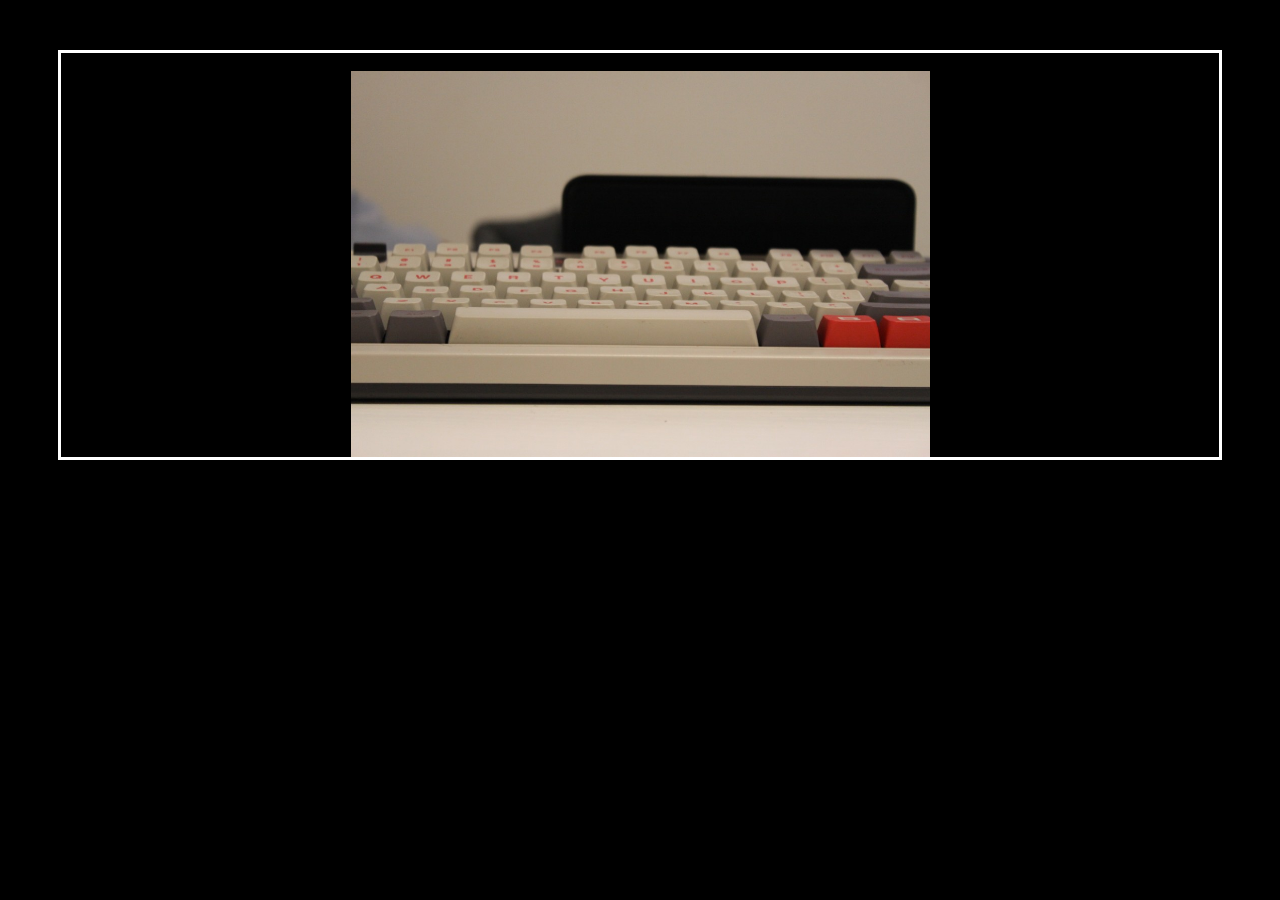
<file: Canon50d.html>
<!-- add images to a folder and ref here -->
<!DOCTYPE html>
<html lang = "en">
    <head>
        <meta charset="utf-8">
        <meta name="viewport" content="width=device-width, initial-scale=1.0"> 
        <style>
            div {border-style: solid;
                border-color: white;;
                text-align: center;}
                
            .center {display: block;
                margin-left: auto;
                margin-right: auto;
                width: 50%;}

            body {background-color: black;}
            
            h1,h2,h3   {color: white;}
        </style>
        <title>
            galllery
        </title>
    </head>
    <body>
        <div style="margin: 50px;">
            <br>
  
             <img src = "Canon50d/7983.JPG" alt = "mandi" class="center">
             </div>
    </body>
</html>
</file>
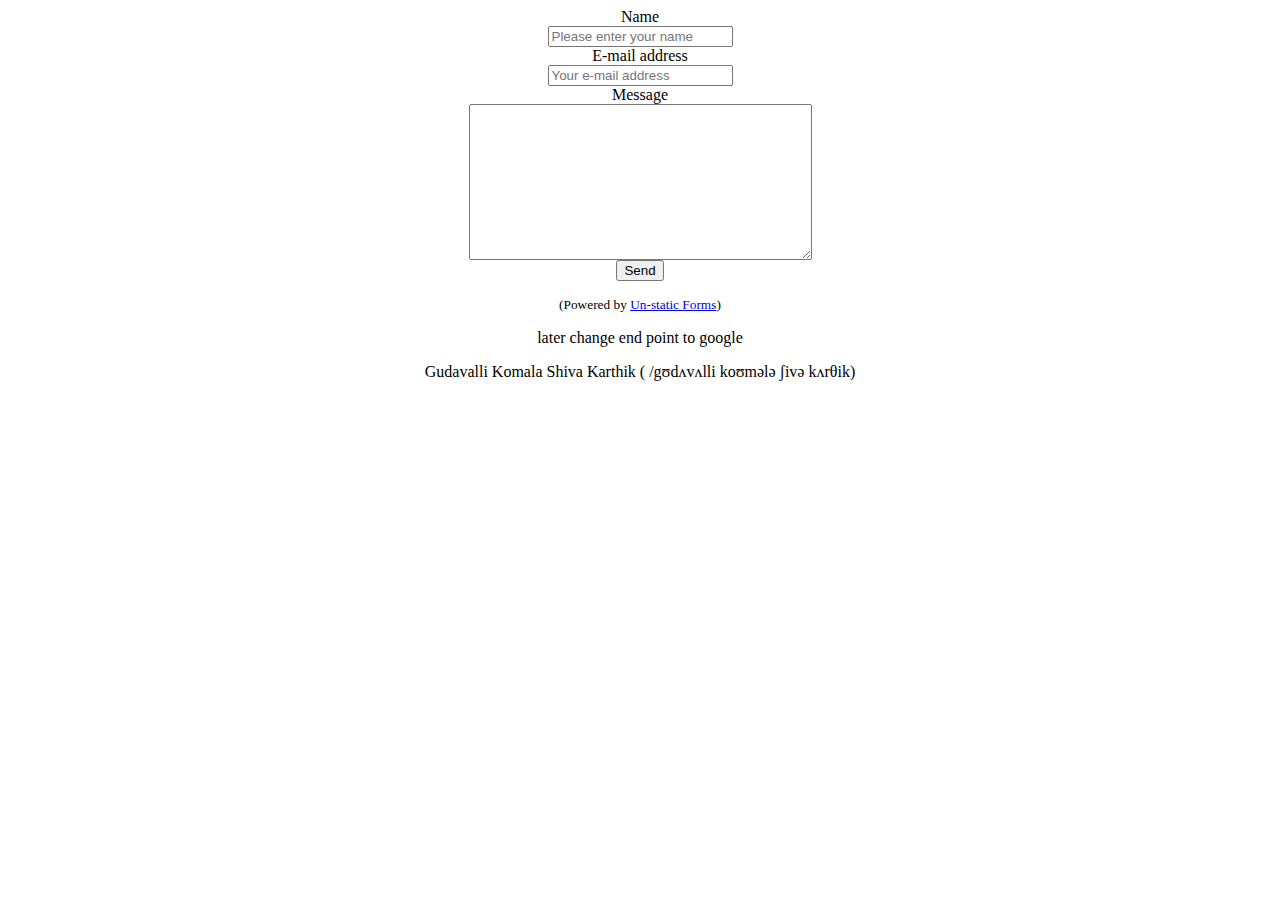
<file: contact.html>
<html>
<head>
  <title>Contact me</title>
</head>

<body align="center">
<form method="post" action="https://forms.un-static.com/forms/4608717786de3eb4af1c57e61cb9023d24555249" >

  <div class="form-group row" align="center">
    <label for="name" class="col-4 col-form-label" >Name</label>
    <div class="col-8">
      <div class="input-group">
        <div class="input-group-addon">
          <i class="fa fa-user"></i>
        </div>
        <input id="text" name="name" placeholder="Please enter your name" type="text" required="required" class="form-control" align="center">
      </div>
    </div>
  </div>
  <div class="form-group row" align="center">
    <label for="email" class="col-4 col-form-label" align="center">E-mail address</label>
    <div class="col-8">
      <div class="input-group">
        <div class="input-group-addon">
          <i class="fa fa-envelope"></i>
        </div>
        <input id="email" name="email" placeholder="Your e-mail address" type="text" required="required" class="form-control" align="center">
      </div>
    </div>
  </div>
  <div class="form-group row"align="center">
    <label for="message" class="col-4 col-form-label">Message</label>
    <div class="col-8">
      <textarea id="message" name="message" cols="40" rows="10" required="required" class="form-control"></textarea>
    </div>
  </div>
  <div class="form-group row" align="center"    >
    <div class="offset-4 col-8">
      <button name="submit" type="submit" class="btn btn-primary">Send</button>
    </div>
  </div>
</form>
<div align="center">
  <p><small>(Powered by <a rel="nofollow" href="Un-static Forms">Un-static Forms</a>)</small></p>
</div>
<p> later change end point to google </p>




<p> Gudavalli Komala Shiva Karthik ( /gʊdʌvʌlli koʊmələ ʃivə kʌrθik)</p>




</body>
</html>
</file>
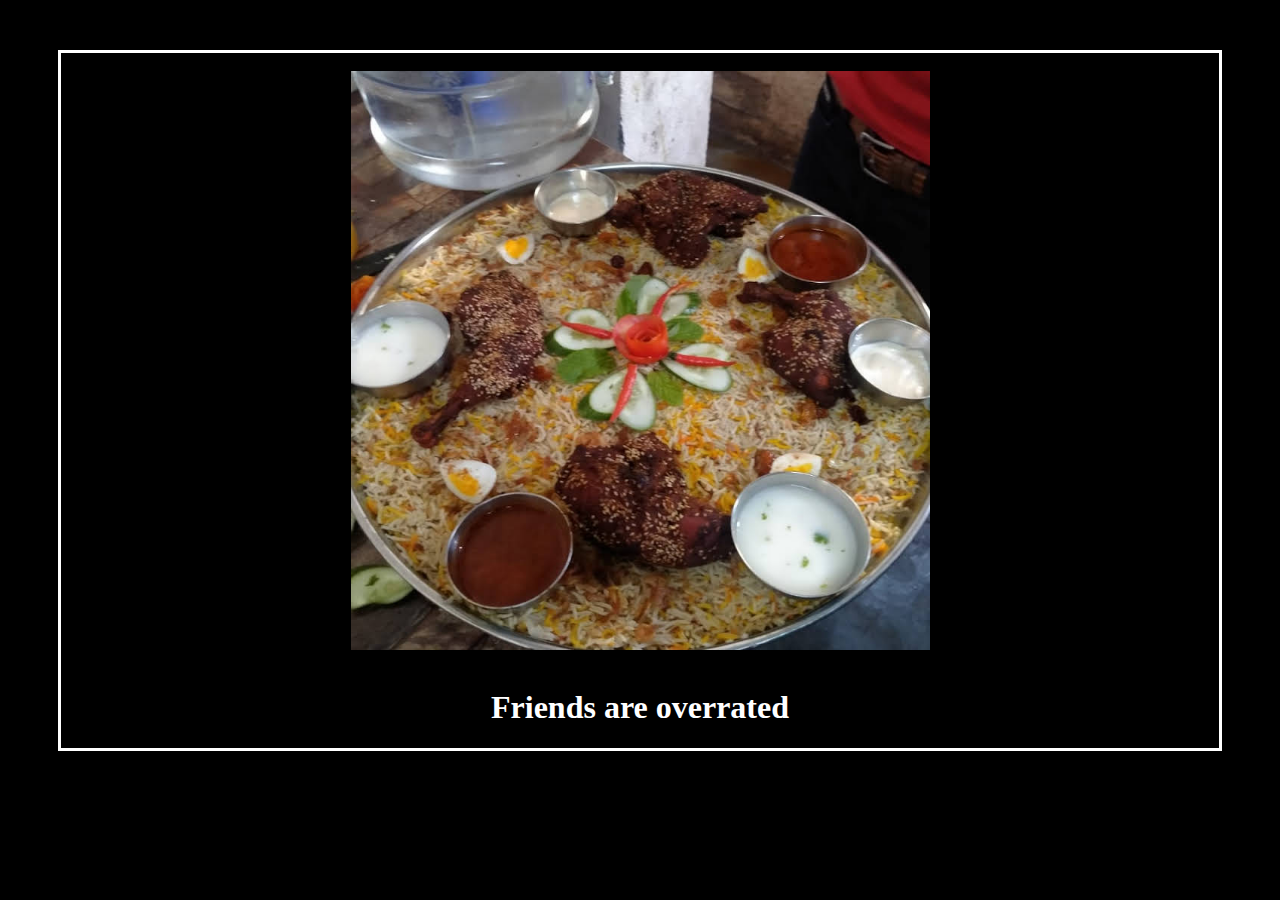
<file: mandi.html>
<!DOCTYPE html>
<html lang = "en">
    <head>
        <meta charset="utf-8">
        <meta name="viewport" content="width=device-width, initial-scale=1.0"> 
        <style>
            div {border-style: solid;
                border-color: white;;
                text-align: center;}
                
            .center {display: block;
                margin-left: auto;
                margin-right: auto;
                width: 50%;}

            body {background-color: black;}
            
            h1,h2,h3   {color: white;}
        </style>
        <title>
            friends
        </title>
    </head>
    <body>
        <div style="margin: 50px;">
            <br>
            <img src = "wemage/friends.png" alt = "mandi" class="center">
            <br>
            <h1>Friends are overrated</h1>
        </div>
    </body>
</html>
<!--sike-->
</file>
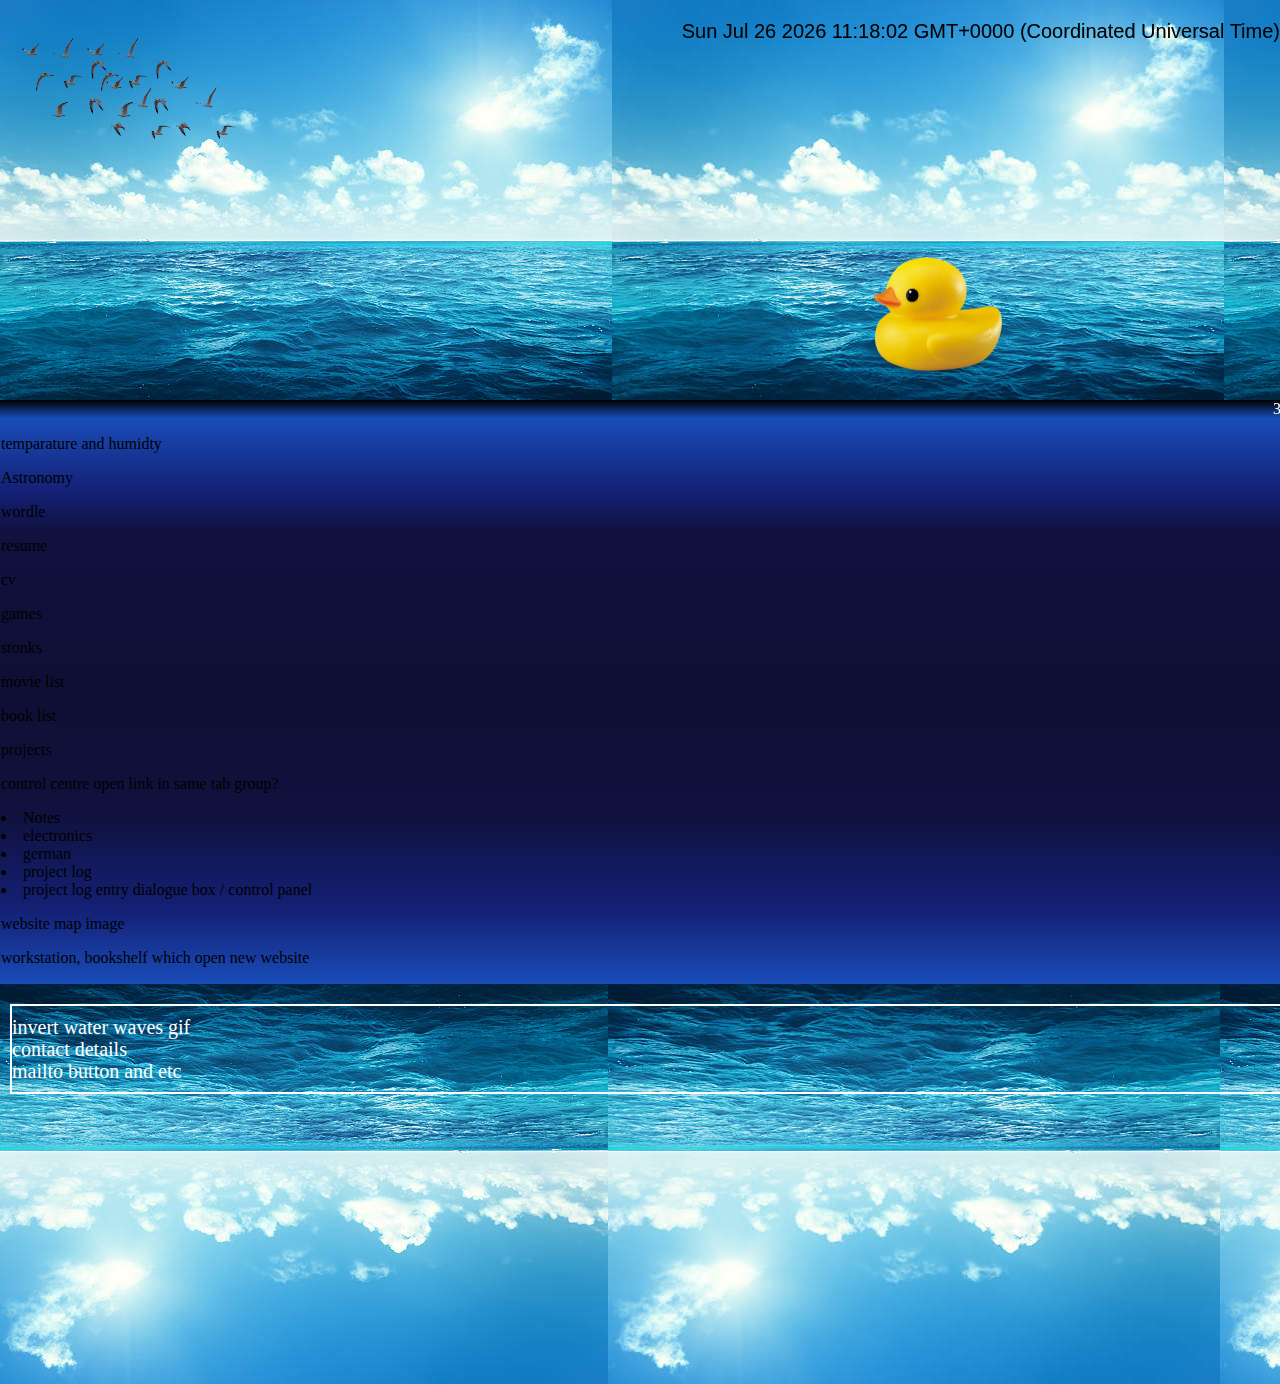
<file: newindex.html>
<DOCTYPE html>
    <html lang ="en">
       <head>
         <title>
           war room
         </title>
<link rel="stylesheet" type="text/css" href="stail.css" />
        </head>
  <body>             
            <div class= "header"> 

                   <div class= "birdies1">
                        <img src="wemage/birdies_test.png" width="200px" height="200px">
                    </div>
                    
                    <div class= "birdies2">
                        <img src="wemage/birdies_test.png" width="200px" height="200px"> 
                     </div>

                     <div class="time">
                        <p id="demo"></p>
                        <script> document.getElementById('demo').innerHTML = Date() </script>
                     </div>
                        
                   <div class= "duck"> 
                        <img src="wemage/duckplaceholder.png" width="175px" height="129px">    
                    </div>            
            </div>

<div class="scrolers">
    <div class = "underwatertext"> 

    <marquee class = "textscroll" behavior="scroll" scrollamount="1"> 3.1415926535 8979323846 2643383279 5028841971 6939937510 5820974944 5923078164 0628620899 8628034825 3421170679 </marquee>

<!--

    <marquee behavior="alternate" scrollamount = "15">+++++++++++++++++++++++++++++=</marquee>
    
-->    
    </div>
</div>

<div class="body">

<p>temparature and humidty</p>
<p>Astronomy</p>
<p>wordle</p>
<p>resume</p> <p> cv </p>
<p>games</p>
<p>stonks</p>
<p>movie list</p>
<p>book list</p>
<p>projects</p>

<p>control centre open link in same tab group?</p>

<li>Notes
<li>electronics
<li>german
<li>project log
<li>project log entry dialogue box / control panel


<p>website map image</p>

<p>workstation, bookshelf which open new website</p>


</div>


<div class="footer" > 
    
    <div class="reach_me">
    <p style="color:white">invert water waves gif </p>
    <p style="color:white"> contact details </p>
    <p style="color:white"> mailto button and etc </p>
    </div>

</div>        <!-- insert floating duck-->
         <a href> </a> <!-- weather -->
         <a href> </a> <!-- resume/cv -->
       </body>
</file>
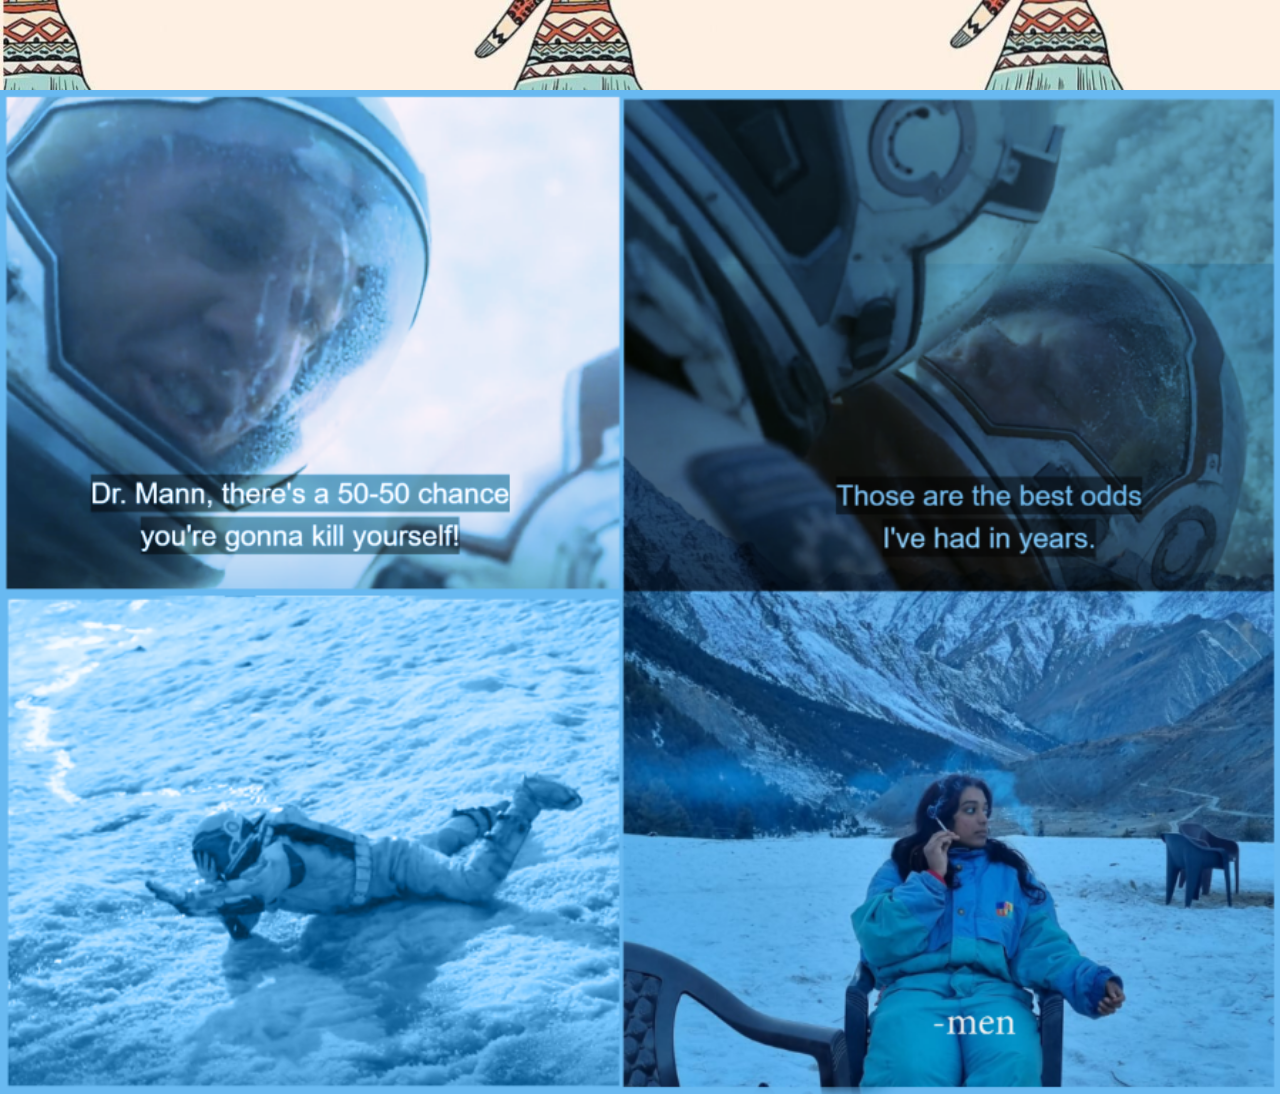
<file: secretsanta.html>
<DOCTYPE html>
    <html lang ="en">
       <head>
         <title>
           merry christmas
         </title>

<meta charset="UTF-8">

<meta name="description" content="secret santa">

<meta name="author" content="karthik">

<!-- <meta http-equiv="refresh" content="1800">  -->

<meta name="viewport" content="width=device-width, initial-scale=1.0">



<link rel="stylesheet" type="text/css" href="christmas.css" />
<script src="index.js"></script>
            </head>



<body  class="nevergonnagiveyouup">             
  
  <!--
  <iframe align="centre" src="https://vlipsy.com/embed/MzCA8MQv?mute=0loop=0"  width="100%" height="100%"></iframe>
    -->
  
    <!-- <iframe id="ytplayer" type="text/html" width="640" height="360"
  src="https://www.youtube.com/embed/M7lc1UVf-VE?autoplay=1&origin=https://www.youtube.com/watch?v=dQw4w9WgXcQ&ab_channel=RickAstley"
  frameborder="0"></iframe>  -->




<div class="popup">
        <button id="close" style="padding: auto;" >&times;</button>
        <h2>Merry Christmas Meghana</h2>
        <p>
               
        
        </p>

        <iframe align="centre" src="https://vlipsy.com/embed/MzCA8MQv?mute=0loop=0"  width="100%" height="100%" ></iframe>


       <!-- <a href="">Let's Go</a>-->
    </div>
    <!--Script-->
    <script src="popup.js"></script>

<div class="meme" >

  <img src="wemage/meghana.PNG" width="100%" >


</div>  





</body>
</file>
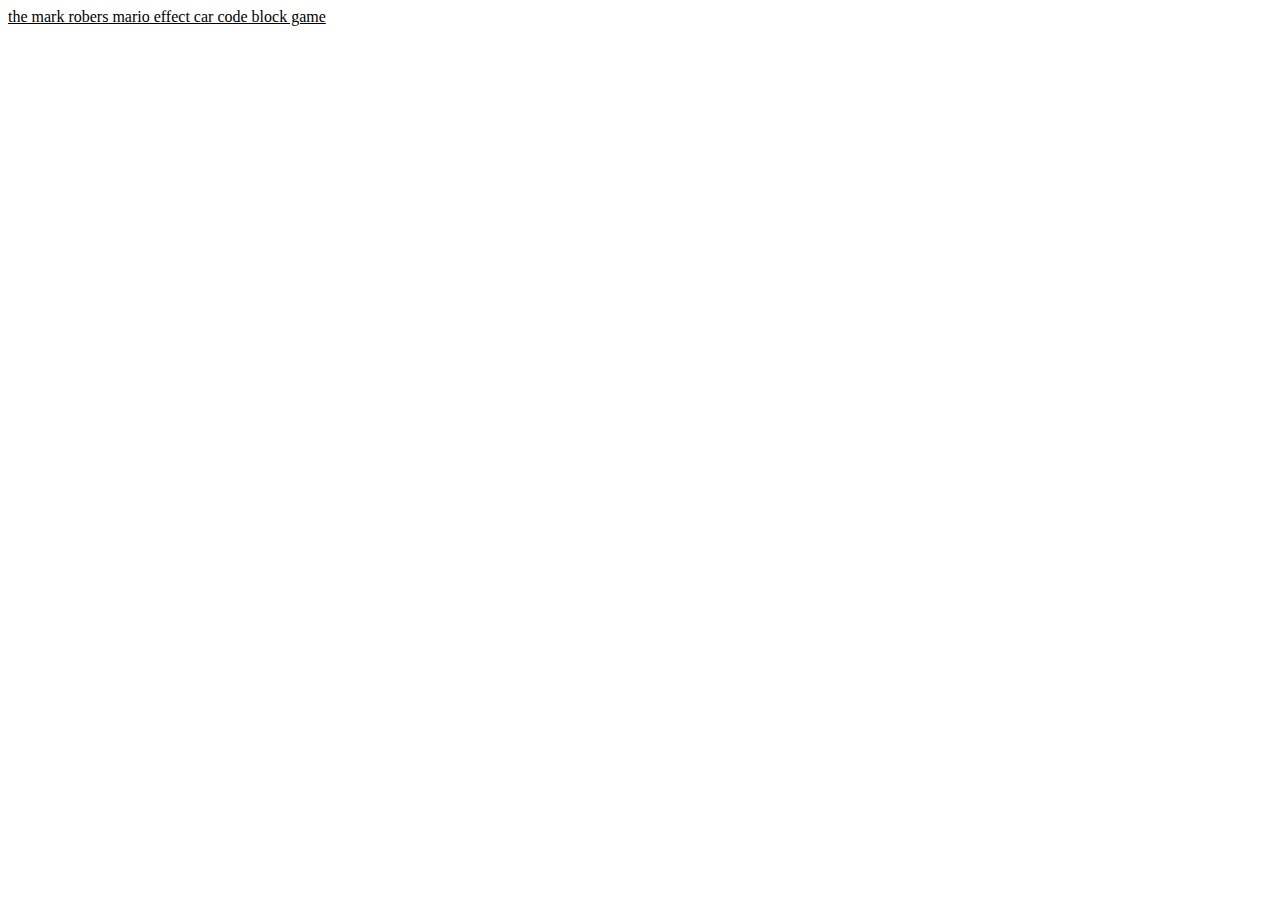
<file: markrover's_game/markrober_supermario.html>
<!DOCTYPE html>
  <html lang = "en">

    <head>
      <a href = "http://puzzle.prenda.co/main"; target ="_blank"; style = "color: black" > the mark robers mario effect car code block game</a> 
    </head>
</file>
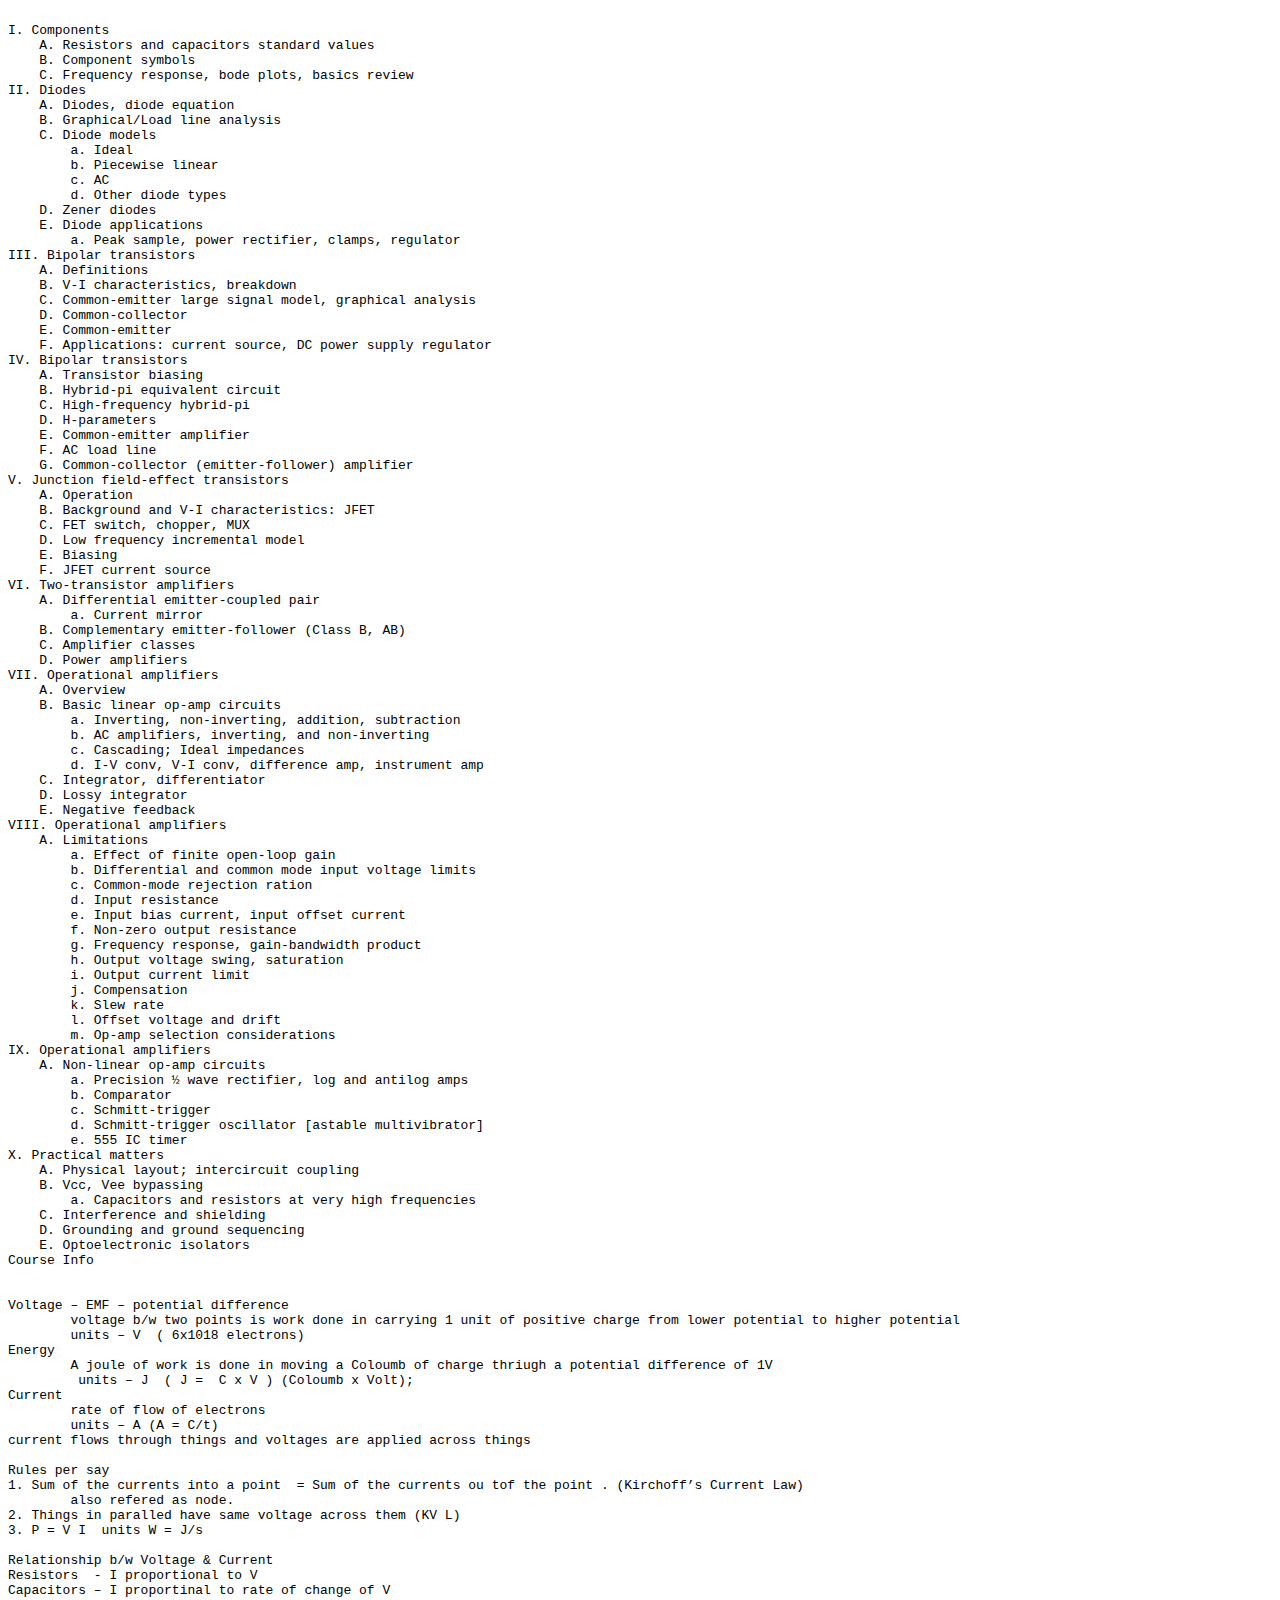
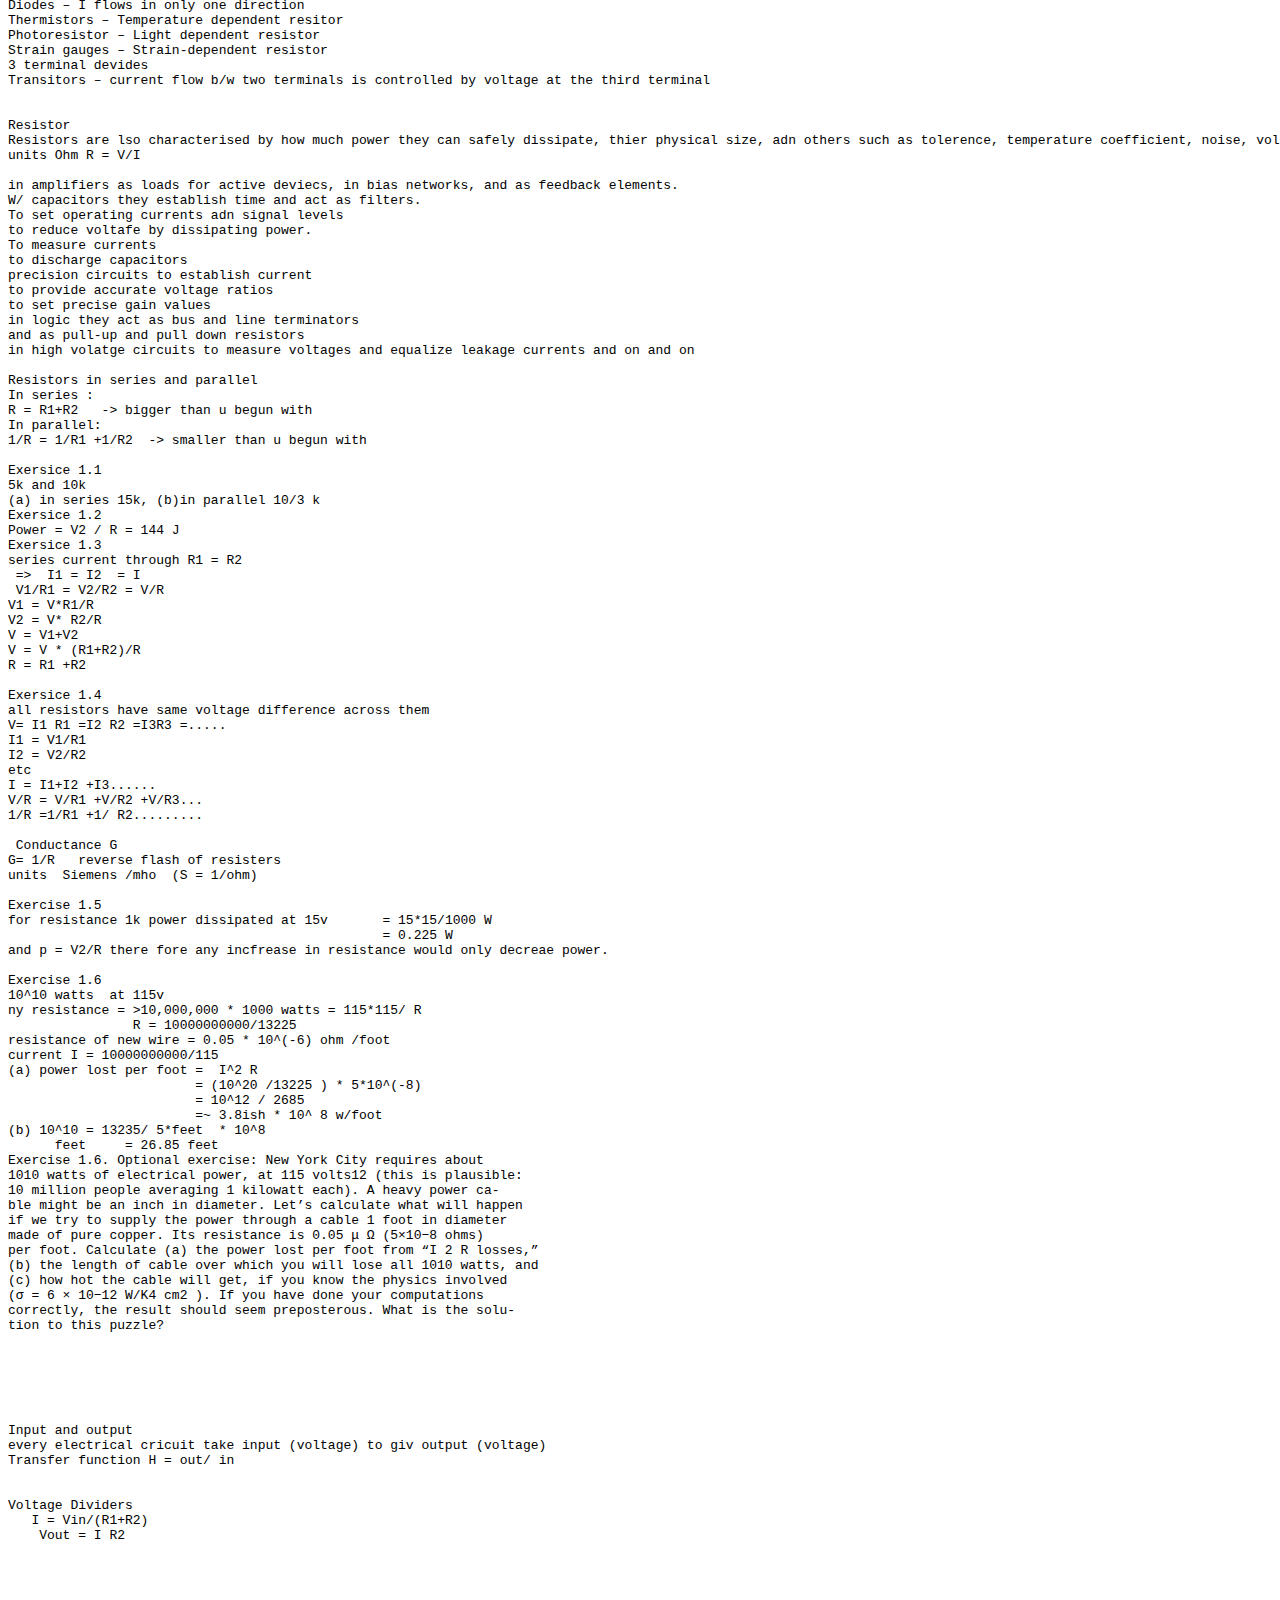
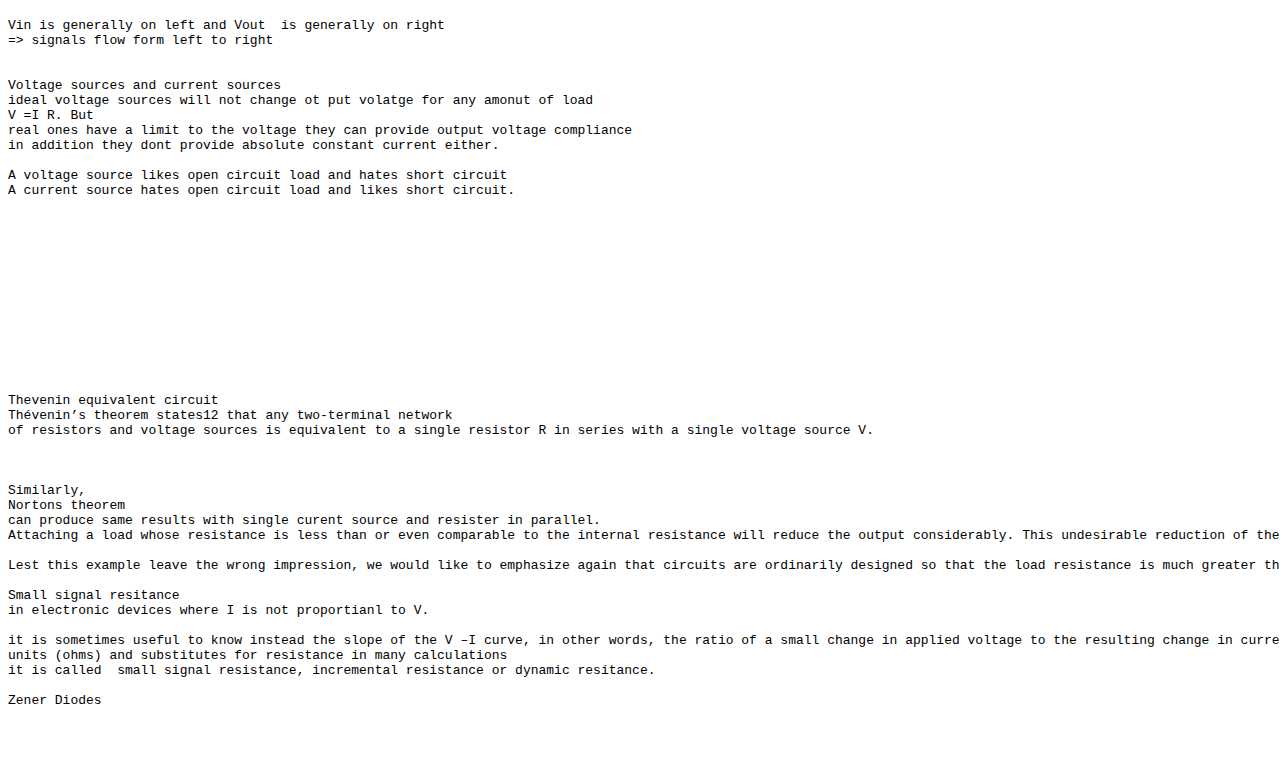
<file: notes/electronics/electronics.html>
<DOCTYPE html>
    <html lang ="en">
       <head>
         <title>
           electronics speed notes
         </title>

<meta charset="UTF-8">

<meta name="description" content="notes">

<meta name="author" content="karthik">

<meta http-equiv="refresh" content="1800">

<meta name="viewport" content="width=device-width, initial-scale=1.0">

        </head>
<body>

<pre>

I. Components
    A. Resistors and capacitors standard values
    B. Component symbols
    C. Frequency response, bode plots, basics review
II. Diodes
    A. Diodes, diode equation
    B. Graphical/Load line analysis
    C. Diode models
        a. Ideal
        b. Piecewise linear
        c. AC
        d. Other diode types
    D. Zener diodes
    E. Diode applications
        a. Peak sample, power rectifier, clamps, regulator
III. Bipolar transistors
    A. Definitions
    B. V-I characteristics, breakdown
    C. Common-emitter large signal model, graphical analysis
    D. Common-collector
    E. Common-emitter
    F. Applications: current source, DC power supply regulator
IV. Bipolar transistors
    A. Transistor biasing
    B. Hybrid-pi equivalent circuit
    C. High-frequency hybrid-pi
    D. H-parameters
    E. Common-emitter amplifier
    F. AC load line
    G. Common-collector (emitter-follower) amplifier
V. Junction field-effect transistors
    A. Operation
    B. Background and V-I characteristics: JFET
    C. FET switch, chopper, MUX
    D. Low frequency incremental model
    E. Biasing
    F. JFET current source
VI. Two-transistor amplifiers
    A. Differential emitter-coupled pair
        a. Current mirror
    B. Complementary emitter-follower (Class B, AB)
    C. Amplifier classes
    D. Power amplifiers
VII. Operational amplifiers
    A. Overview
    B. Basic linear op-amp circuits
        a. Inverting, non-inverting, addition, subtraction
        b. AC amplifiers, inverting, and non-inverting
        c. Cascading; Ideal impedances
        d. I-V conv, V-I conv, difference amp, instrument amp
    C. Integrator, differentiator
    D. Lossy integrator
    E. Negative feedback
VIII. Operational amplifiers
    A. Limitations
        a. Effect of finite open-loop gain
        b. Differential and common mode input voltage limits
        c. Common-mode rejection ration
        d. Input resistance
        e. Input bias current, input offset current
        f. Non-zero output resistance
        g. Frequency response, gain-bandwidth product
        h. Output voltage swing, saturation
        i. Output current limit
        j. Compensation
        k. Slew rate
        l. Offset voltage and drift
        m. Op-amp selection considerations
IX. Operational amplifiers
    A. Non-linear op-amp circuits
        a. Precision ½ wave rectifier, log and antilog amps
        b. Comparator
        c. Schmitt-trigger
        d. Schmitt-trigger oscillator [astable multivibrator]
        e. 555 IC timer
X. Practical matters
    A. Physical layout; intercircuit coupling
    B. Vcc, Vee bypassing
        a. Capacitors and resistors at very high frequencies
    C. Interference and shielding
    D. Grounding and ground sequencing
    E. Optoelectronic isolators
Course Info 


Voltage – EMF – potential difference
	voltage b/w two points is work done in carrying 1 unit of positive charge from lower potential to higher potential
	units – V  ( 6x1018 electrons)
Energy 	
	A joule of work is done in moving a Coloumb of charge thriugh a potential difference of 1V
	 units – J  ( J =  C x V ) (Coloumb x Volt);
Current
	rate of flow of electrons
	units – A (A = C/t)
current flows through things and voltages are applied across things

Rules per say 
1. Sum of the currents into a point  = Sum of the currents ou tof the point . (Kirchoff’s Current Law)
	also refered as node.
2. Things in paralled have same voltage across them (KV L)
3. P = V I  units W = J/s

Relationship b/w Voltage & Current
Resistors  - I proportional to V
Capacitors – I proportinal to rate of change of V
Diodes – I flows in only one direction
Thermistors – Temperature dependent resitor
Photoresistor – Light dependent resistor
Strain gauges – Strain-dependent resistor
3 terminal devides 
Transitors – current flow b/w two terminals is controlled by voltage at the third terminal


Resistor
Resistors are lso characterised by how much power they can safely dissipate, thier physical size, adn others such as tolerence, temperature coefficient, noise, voltage coefficient, stability with time, inductance, etc.
units Ohm R = V/I  

in amplifiers as loads for active deviecs, in bias networks, and as feedback elements.
W/ capacitors they establish time and act as filters.
To set operating currents adn signal levels
to reduce voltafe by dissipating power.
To measure currents
to discharge capacitors
precision circuits to establish current
to provide accurate voltage ratios 
to set precise gain values
in logic they act as bus and line terminators 
and as pull-up and pull down resistors
in high volatge circuits to measure voltages and equalize leakage currents and on and on

Resistors in series and parallel
In series : 
R = R1+R2   -> bigger than u begun with
In parallel:
1/R = 1/R1 +1/R2  -> smaller than u begun with

Exersice 1.1
5k and 10k
(a) in series 15k, (b)in parallel 10/3 k 
Exersice 1.2
Power = V2 / R = 144 J
Exersice 1.3
series current through R1 = R2
 =>  I1 = I2  = I
 V1/R1 = V2/R2 = V/R
V1 = V*R1/R
V2 = V* R2/R
V = V1+V2
V = V * (R1+R2)/R
R = R1 +R2

Exersice 1.4
all resistors have same voltage difference across them 
V= I1 R1 =I2 R2 =I3R3 =.....
I1 = V1/R1 
I2 = V2/R2
etc
I = I1+I2 +I3......
V/R = V/R1 +V/R2 +V/R3...
1/R =1/R1 +1/ R2.........

 Conductance G 
G= 1/R   reverse flash of resisters
units  Siemens /mho  (S = 1/ohm)

Exercise 1.5
for resistance 1k power dissipated at 15v 	= 15*15/1000 W
						= 0.225 W
and p = V2/R there fore any incfrease in resistance would only decreae power. 

Exercise 1.6
10^10 watts  at 115v  
ny resistance = >10,000,000 * 1000 watts = 115*115/ R
		R = 10000000000/13225 
resistance of new wire = 0.05 * 10^(-6) ohm /foot
current I = 10000000000/115
(a) power lost per foot =  I^2 R
			= (10^20 /13225 ) * 5*10^(-8)
			= 10^12 / 2685
			=~ 3.8ish * 10^ 8 w/foot
(b) 10^10 = 13235/ 5*feet  * 10^8
      feet     = 26.85 feet
Exercise 1.6. Optional exercise: New York City requires about
1010 watts of electrical power, at 115 volts12 (this is plausible:
10 million people averaging 1 kilowatt each). A heavy power ca-
ble might be an inch in diameter. Let’s calculate what will happen
if we try to supply the power through a cable 1 foot in diameter
made of pure copper. Its resistance is 0.05 μ Ω (5×10−8 ohms)
per foot. Calculate (a) the power lost per foot from “I 2 R losses,”
(b) the length of cable over which you will lose all 1010 watts, and
(c) how hot the cable will get, if you know the physics involved
(σ = 6 × 10−12 W/K4 cm2 ). If you have done your computations
correctly, the result should seem preposterous. What is the solu-
tion to this puzzle?






Input and output
every electrical cricuit take input (voltage) to giv output (voltage)
Transfer function H = out/ in 


Voltage Dividers
   I = Vin/(R1+R2)
    Vout = I R2

  



Vin is generally on left and Vout  is generally on right 
=> signals flow form left to right


Voltage sources and current sources
ideal voltage sources will not change ot put volatge for any amonut of load 
V =I R. But
real ones have a limit to the voltage they can provide output voltage compliance 
in addition they dont provide absolute constant current either.

A voltage source likes open circuit load and hates short circuit
A current source hates open circuit load and likes short circuit.

 











Thevenin equivalent circuit
Thévenin’s theorem states12 that any two-terminal network
of resistors and voltage sources is equivalent to a single resistor R in series with a single voltage source V.



Similarly, 
Nortons theorem 
can produce same results with single curent source and resister in parallel.
Attaching a load whose resistance is less than or even comparable to the internal resistance will reduce the output considerably. This undesirable reduction of the open-circuit voltage (or signal) by the load is called “circuit loading.”

Lest this example leave the wrong impression, we would like to emphasize again that circuits are ordinarily designed so that the load resistance is much greater than the source resistance of the signal that drives the load.

Small signal resitance
in electronic devices where I is not proportianl to V.

it is sometimes useful to know instead the slope of the V –I curve, in other words, the ratio of a small change in applied voltage to the resulting change in current through the device, ΔV /ΔI (or dV/dI).
units (ohms) and substitutes for resistance in many calculations
it is called  small signal resistance, incremental resistance or dynamic resitance.

Zener Diodes




</pre>


</body>
</file>
<file: stail.css>
body{
background:blue;
margin:0px; 

}


.header {
background-image: url(wemage/ocean_placeholder.jpg);
height:400px;
border:0px solid white;
}

.birdies1{
position:absolute;

}

.birdies2{
position:absolute;
left:65px;

}

.time{
color:white;
position:absolute;
top: 20 px;
right:0px;
font-family:sans-serif;
font-weight:20;
font-size:20px;
filter:invert(100%)
}

.duck{
position:relative;
width:175px;
top:250px;
left:850px;

}


.scroller{
background-color:#06265c}
.underwatertext{ 
background-color: black;
color:white;
margin: 0px;
border:0px;

}

.textscroll{
background:linear-gradient(transparent,#194cb8);

}

.body{
position:relative;
background: linear-gradient(#194cb8,#142075 13%,#10113e 20%, #0f0f35 50%,#10113e 70%, #142075 87%,#194cb8);
border:1px transparent solid;

}


.footer {
background-image:url(wemage/ocean_placeholder_flip.jpg);
height:400px;
margin:0px;
border:0px;
}

.reach_me {

position:relative;
top:20px;
left:10px;
font-size:20px;
border:2px white solid;
margin:0px;
line-height:0.1 ;

}
</file>
<file: christmas.css>
body{
background:rgb(236, 236, 161);
background-image: url(wemage/merry.jpg) ;
background-size: 250%;
margin:0px;
overflow-x:hidden;
}

*,
*:before,
*:after{
    padding: 0;
    margin: 0;
    box-sizing: border-box;
}
body{
    background-color: #0f72e5;
}
.popup{
    background-color: #ffffff;
    width: 100%;
    height: 100%;
   /* padding: 30px 40px;  */
    position: absolute;
    transform: translate(-50%,-50%);
    left: 50%;
    top: 50%;
    border-radius: 8px;
    font-family: "Poppins",sans-serif;
    display: none;
    text-align: center;
    z-index: 1;
}
.popup button{
    display: block;
    margin:  0 0 20px auto;
    background-color: transparent;
    font-size: 30px;
    color: #ff00a2;
    border: none;
    outline: none;
    cursor: pointer;
}
.popup p{
    font-size: 14px;
    text-align: justify;
    margin: 20px 0;
    line-height: 25px;
}
/* a{
    display: block;
    width: 150px;
    position: relative;
    margin: 10px auto;
    text-align: center;
    background-color: #0f72e5;
    color: #ffffff;
    text-decoration: none;
    padding: 5px 0;
}
*/

.meme {

position: relative;
top: 10%;
/*transform: translate();*/
z-index: 0;
}
</file>
